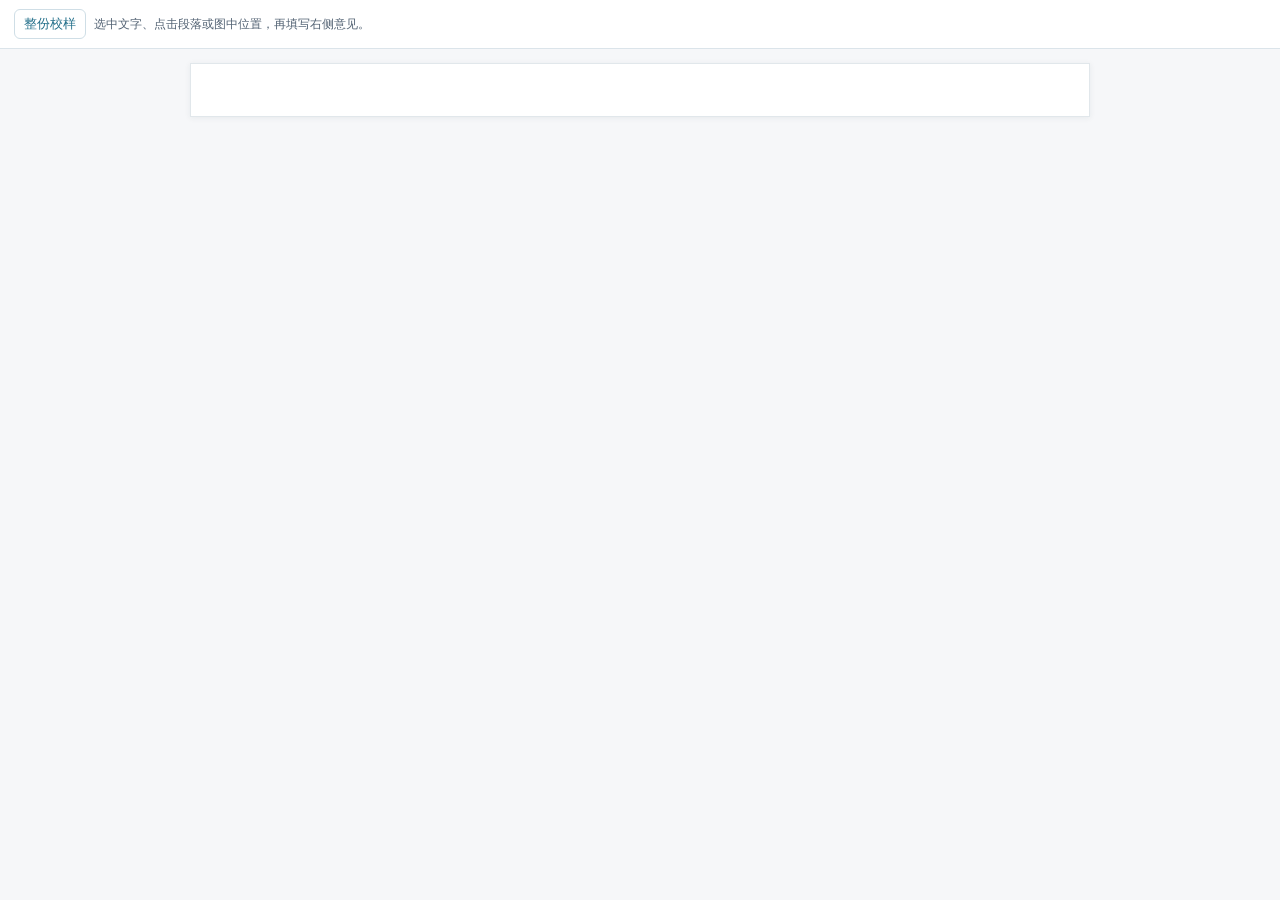
<file: src/research_data/resources/proof_review/index.html>
<!doctype html>
<html lang="zh-CN"><head><meta charset="utf-8"><meta name="viewport" content="width=device-width,initial-scale=1">
<title>ResearchData 校样定位审阅</title>
<style>
*{box-sizing:border-box}body{margin:0;color:#243342;background:#f6f7f9;font:14px system-ui,sans-serif}.tools{position:sticky;top:0;z-index:10;display:flex;align-items:center;flex-wrap:wrap;gap:8px;padding:9px 14px;background:#fff;border-bottom:1px solid #dbe4ea;color:#526273;font-size:12px}.tools button,.element-button,.location-button{border:1px solid #cfdee6;border-radius:6px;background:#fff;color:#24708b;padding:5px 9px;cursor:pointer}.tools button:hover,.element-button:hover,.location-button:hover{background:#eaf8fc}.tools #hint{flex:1;min-width:190px}.paper{max-width:900px;margin:14px auto;padding:26px 34px;background:white;box-shadow:0 1px 6px #1e3a4a12;border:1px solid #e1e7eb;font:15px/1.65 Georgia,"Times New Roman",serif}.paper h1{font-size:29px;line-height:1.3;margin:0 0 8px}.paper h2{font-size:17px;margin:20px 0 6px}.authors{color:#657483;font-size:13px}.meta,.footer{font:11px/1.5 system-ui;color:#718090;overflow-wrap:anywhere}.footer{border-top:1px solid #dbe4ea;margin-top:26px;padding-top:10px}.anchor{white-space:pre-wrap;cursor:text;outline:none}.anchor:hover,.anchor:focus-visible{background:#f4fbfe;box-shadow:0 0 0 3px #e3f5fc}.para{position:relative;margin:12px 0}.badges{display:flex;flex-wrap:wrap;gap:4px;margin:5px 0;font:12px system-ui}.location-button{padding:3px 7px}.location-button.resolved{color:#657483;background:#f2f5f6}.location-button.focused,.element-button.focused{box-shadow:0 0 0 2px #00aeec}.paper mark{background:#fff0ae;color:inherit;padding:0;cursor:pointer;border-bottom:2px solid #f2c947}.paper mark.resolved{background:#e9eef1;border-bottom-color:#a3b1bb}.paper mark.focused,.paper mark.pending{background:#cef2fc;border-bottom-color:#00aeec}.image-wrap{position:relative;line-height:0;margin:14px 0 8px;outline:none;cursor:crosshair;max-width:100%}.image-wrap:focus-visible{box-shadow:0 0 0 3px #00aeec}.image-wrap img{width:100%;height:auto;display:block;user-select:none;max-width:100%}.equation img,.illustration img{max-width:100%;height:auto}.pin{position:absolute;transform:translate(-50%,-50%);z-index:2;width:25px;height:25px;border-radius:50%;border:2px solid white;background:#00aeec;color:white;box-shadow:0 1px 5px #172b4d50;font:bold 12px system-ui;cursor:pointer}.pin.resolved{background:#8296a2}.pin.focused{outline:3px solid #ffd653}.pin.pending{background:#ee8a32;pointer-events:none}.caption{font-size:13px;color:#526273}.double #body{column-count:2;column-gap:28px}.para{break-inside:avoid}.elements{font:12px system-ui;color:#526273;margin:18px 0}.elements summary{cursor:pointer;padding:5px 0}.element-list{display:flex;gap:5px;flex-wrap:wrap;margin-top:6px}.element-button{max-width:100%;overflow-wrap:anywhere;text-align:left}.body-location{font:11px system-ui;color:#718090}.selection-message{color:#23718f;font-weight:600}@media(max-width:600px){.paper{padding:20px 18px;margin:8px}.paper h1{font-size:23px}.double #body{column-count:1}.tools{padding:8px}.para{break-inside:auto}}
</style></head><body>
<div class="tools"><button id="whole">整份校样</button><span id="hint" role="status" aria-live="polite">选中文字、点击段落或图中位置，再填写右侧意见。</span></div>
<article id="paper" class="paper" aria-label="可定位校样"></article>
<script>
'use strict';
let state=null,identity='',lastFocus='';
const paper=document.getElementById('paper'),hint=document.getElementById('hint');
const post=data=>parent.postMessage({isStreamlitMessage:true,...data},'*');
const emit=(action,data)=>post({type:'streamlit:setComponentValue',dataType:'json',value:{action,...data,revision_id:state.proof.revision_id,event_id:crypto.randomUUID()}});
const cp=text=>Array.from(text);
function node(tag,text,cls){const n=document.createElement(tag);if(text!==undefined)n.textContent=text;if(cls)n.className=cls;return n;}
function roots(){return state.threads.map(t=>({...t.root,number:t.number}));}
function focus(id){emit('focus',{comment_id:id});}
function select(anchor,locator=null){emit('select',{anchor,locator});}
function part(anchor,text,start=0,tag='p'){
  const wrap=node('div',undefined,'para'),p=node(tag,undefined,'anchor');p.dataset.anchor=anchor;p.dataset.start=String(start);p.tabIndex=0;
  const chars=cp(text),end=start+chars.length,comments=roots().filter(c=>c.anchor===anchor);
  const spans=comments.filter(c=>c.locator?.kind==='text'&&c.locator.start<end&&c.locator.end>start);
  const pending=state.selection?.anchor===anchor&&state.selection.locator?.kind==='text'?state.selection.locator:null;
  const cuts=new Set([0,chars.length]);for(const c of spans){cuts.add(Math.max(0,c.locator.start-start));cuts.add(Math.min(chars.length,c.locator.end-start));}
  if(pending&&pending.start<end&&pending.end>start){cuts.add(Math.max(0,pending.start-start));cuts.add(Math.min(chars.length,pending.end-start));}
  const offsets=[...cuts].sort((a,b)=>a-b);
  for(let i=0;i<offsets.length-1;i++){
    const a=offsets[i],b=offsets[i+1],value=chars.slice(a,b).join('');
    const matching=spans.filter(c=>c.locator.start<=start+a&&c.locator.end>=start+b);
    const chosen=matching.find(c=>c.id===state.focus)||matching[0];
    const selected=pending&&pending.start<=start+a&&pending.end>=start+b;
    if(chosen||selected){const mark=node('mark',value);if(chosen){mark.dataset.comment=chosen.id;mark.tabIndex=0;mark.setAttribute('role','button');mark.setAttribute('aria-label',`意见 ${chosen.number}：${chosen.text.slice(0,80)}`);mark.title=chosen.text;if(chosen.status==='resolved')mark.classList.add('resolved');if(chosen.id===state.focus)mark.classList.add('focused');}if(selected)mark.classList.add('pending');p.append(mark);}else p.append(document.createTextNode(value));
  }
  wrap.append(p);
  const linked=comments.filter(c=>c.locator?.kind==='text'?c.locator.start<end&&c.locator.end>start:start===0);
  if(linked.length){const badges=node('div',undefined,'badges');for(const c of linked){const b=node('button',`意见 ${String(c.number).padStart(2,'0')} · ${c.status==='resolved'?'已解决':'未处理'}`,'location-button');b.dataset.comment=c.id;if(c.status==='resolved')b.classList.add('resolved');if(c.id===state.focus)b.classList.add('focused');b.onclick=()=>focus(c.id);badges.append(b);}wrap.append(badges);}
  return wrap;
}
function paragraphs(text){const items=[],breaks=/\n\s*\n/g;let begin=0,m;while((m=breaks.exec(text))!==null){if(m.index>begin)items.push({text:text.slice(begin,m.index),start:cp(text.slice(0,begin)).length});begin=m.index+m[0].length;}if(begin<text.length)items.push({text:text.slice(begin),start:cp(text.slice(0,begin)).length});return items;}
function paint(){
  const scroll=document.scrollingElement.scrollTop,p=state.proof,d=p.document;paper.replaceChildren();paper.classList.toggle('double',d.layout==='double');
  paper.append(d.title?part('title',d.title,0,'h1'):node('h1','未命名校样'),node('p',d.authors||'','authors'),node('p',`校样 ${p.revision_id.slice(0,8)} · ${p.run_id}`,'meta'),node('h2','Abstract'),part('abstract',d.abstract||''));
  if(Array.isArray(d.equations)&&d.equations.length){paper.append(node('h2','Equations'));for(const [i,eq] of d.equations.entries()){const anchor=`equation:${i}`,f=node('figure',undefined,'equation'),img=node('img');img.src=eq.png_data_url||'';img.alt=eq.latex||'equation';f.tabIndex=0;f.setAttribute('role','button');f.setAttribute('aria-label',`Equation ${i+1}: select whole equation`);img.onclick=()=>select(anchor);f.onkeydown=e=>{if(e.target===f&&e.key==='Enter'){e.preventDefault();select(anchor);}};f.append(img);const desc=part(`equation:${i}`,eq.description||'',0,'figcaption');f.append(desc);paper.append(f);const linked=roots().filter(c=>c.anchor===anchor&&!c.locator);if(linked.length){const badges=node('div',undefined,'badges');for(const c of linked){const b=node('button',`意见 ${c.number} · Equation ${i+1}`,'location-button');b.dataset.comment=c.id;b.onclick=()=>focus(c.id);badges.append(b);}paper.append(badges);}}}
  const imgWrap=node('div',undefined,'image-wrap'),img=node('img');img.src=p.figure;img.alt='Figure 1';imgWrap.tabIndex=0;imgWrap.setAttribute('role','button');imgWrap.setAttribute('aria-label','Figure 1：点击位置添加意见，Enter 定位中心');imgWrap.append(img);
  imgWrap.onclick=e=>{if(e.target.closest('button'))return;const r=img.getBoundingClientRect();if(r.width&&r.height)select('figure',{kind:'point',x:Math.max(0,Math.min(1,(e.clientX-r.left)/r.width)),y:Math.max(0,Math.min(1,(e.clientY-r.top)/r.height))});};
  imgWrap.onkeydown=e=>{if(e.target===imgWrap&&e.key==='Enter'){e.preventDefault();select('figure',{kind:'point',x:.5,y:.5});}};
  for(const c of roots().filter(c=>c.anchor==='figure'&&c.locator?.kind==='point')){const loc=c.locator;const pin=node('button',String(c.number),'pin');pin.style.left=`${loc.x*100}%`;pin.style.top=`${loc.y*100}%`;pin.dataset.comment=c.id;pin.setAttribute('aria-label',`图中意见 ${c.number} · ${c.status==='resolved'?'已解决':'未处理'}`);pin.title=c.text;if(c.status==='resolved')pin.classList.add('resolved');if(c.id===state.focus)pin.classList.add('focused');pin.onclick=e=>{e.stopPropagation();focus(c.id);};imgWrap.append(pin);}
  if(state.selection?.anchor==='figure'&&state.selection.locator?.kind==='point'){const pin=node('span','+','pin pending');pin.style.left=`${state.selection.locator.x*100}%`;pin.style.top=`${state.selection.locator.y*100}%`;pin.setAttribute('aria-label','新的评论位置');imgWrap.append(pin);}
  paper.append(imgWrap);const wholeFigure=roots().filter(c=>c.anchor==='figure'&&!c.locator);if(wholeFigure.length){const badges=node('div',undefined,'badges');for(const c of wholeFigure){const b=node('button',`意见 ${c.number} · Figure 1 全图`,'location-button');b.dataset.comment=c.id;b.onclick=()=>focus(c.id);badges.append(b);}paper.append(badges);}paper.append(d.caption?part('caption',d.caption,0,'figcaption'):node('figcaption','Figure 1','caption'));
  if(Array.isArray(d.illustrations)&&d.illustrations.length){paper.append(node('h2','Supplementary illustrations'));for(const [i,illustration] of d.illustrations.entries()){const anchor=`illustration:${i}`,wrap=node('div',undefined,'image-wrap'),img=node('img');img.src=illustration.image_data_url||'';img.alt='supplementary illustration';wrap.tabIndex=0;wrap.setAttribute('role','button');wrap.setAttribute('aria-label',`Illustration ${i+1}: click a point to comment, Enter selects center`);wrap.append(img);wrap.onclick=e=>{if(e.target.closest('button'))return;const r=img.getBoundingClientRect();if(r.width&&r.height)select(anchor,{kind:'point',x:Math.max(0,Math.min(1,(e.clientX-r.left)/r.width)),y:Math.max(0,Math.min(1,(e.clientY-r.top)/r.height))});};wrap.onkeydown=e=>{if(e.target===wrap&&e.key==='Enter'){e.preventDefault();select(anchor,{kind:'point',x:.5,y:.5});}};for(const c of roots().filter(c=>c.anchor===anchor&&c.locator?.kind==='point')){const loc=c.locator,pin=node('button',String(c.number),'pin');pin.style.left=`${loc.x*100}%`;pin.style.top=`${loc.y*100}%`;pin.dataset.comment=c.id;pin.setAttribute('aria-label',`插图意见 ${c.number}`);pin.title=c.text;if(c.status==='resolved')pin.classList.add('resolved');if(c.id===state.focus)pin.classList.add('focused');pin.onclick=e=>{e.stopPropagation();focus(c.id);};wrap.append(pin);}if(state.selection?.anchor===anchor&&state.selection.locator?.kind==='point'){const loc=state.selection.locator,pin=node('span','+','pin pending');pin.style.left=`${loc.x*100}%`;pin.style.top=`${loc.y*100}%`;pin.setAttribute('aria-label','新的插图评论位置');wrap.append(pin);}paper.append(wrap);const cap=part(`illustration-caption:${i}`,illustration.caption||'',0,'figcaption');paper.append(cap);const linked=roots().filter(c=>c.anchor===anchor&&!c.locator);if(linked.length){const badges=node('div',undefined,'badges');for(const c of linked){const b=node('button',`意见 ${c.number} · Illustration ${i+1}`,'location-button');b.dataset.comment=c.id;b.onclick=()=>focus(c.id);badges.append(b);}paper.append(badges);}}}
  const body=node('section');body.id='body';const parts=paragraphs(d.body||'');parts.forEach((p,i)=>{const wrap=part('body',p.text,p.start);wrap.dataset.paragraph=String(i+1);wrap.setAttribute('aria-label',`正文段落 ${i+1}`);body.append(wrap);});paper.append(body);
  const elements=node('details',undefined,'elements');elements.append(node('summary','图形元素 · 按名称和稳定 ID 定位'));const list=node('div',undefined,'element-list');for(const el of p.elements){const b=node('button',`${el.name} · ${el.type}`,'element-button');b.dataset.anchor='element:'+el.id;b.title=el.id;b.onclick=()=>select('element:'+el.id);if(roots().some(c=>c.id===state.focus&&c.anchor==='element:'+el.id)){b.classList.add('focused');elements.open=true;}list.append(b);}elements.append(list);paper.append(elements,node('footer',`冻结校样 · SHA-256 ${p.payload_hash}\n定位和处理状态保存在审阅记录中，不改写 PDF / HTML 原稿。`,'footer'));
  const broad=roots().filter(c=>c.anchor==='document'||c.anchor.startsWith('element:'));if(broad.length){const badges=node('div',undefined,'badges');for(const c of broad){const b=node('button',`意见 ${c.number} · ${c.anchor==='document'?'整份校样':'图形元素'}`,'location-button');b.dataset.comment=c.id;b.onclick=()=>focus(c.id);badges.append(b);}paper.append(badges);}
  document.scrollingElement.scrollTop=scroll;
  const f=`${state.focus||''}:${state.focus_token||0}`;
  if(state.focus&&f!==lastFocus){const c=roots().find(c=>c.id===state.focus);const target=[...paper.querySelectorAll('[data-comment]')].find(n=>n.dataset.comment===state.focus)||(c?.anchor.startsWith('element:')?[...paper.querySelectorAll('.element-button')].find(n=>n.dataset.anchor===c.anchor):null);if(target)target.scrollIntoView({block:'center',behavior:'instant'});lastFocus=f;}else if(!state.focus)lastFocus=f;
  hint.textContent=state.selection?'位置已选择，请在右侧填写并提交意见。':'选中文字、点击段落或图中位置，再填写右侧意见。';
  post({type:'streamlit:setFrameHeight',height:750});
}
function chooseText(e){
  const target=e.target instanceof Element?e.target:e.target.parentElement;
  if(target.closest('button,.image-wrap,.elements'))return;
  const selected=window.getSelection();
  if(selected&&!selected.isCollapsed&&selected.rangeCount){const range=selected.getRangeAt(0),el=(range.startContainer.nodeType===1?range.startContainer:range.startContainer.parentElement).closest('.anchor');const tail=(range.endContainer.nodeType===1?range.endContainer:range.endContainer.parentElement).closest('.anchor');if(!el||el!==tail){hint.textContent='请在同一个段落内选取文字；也可直接点击段落。';return;}const before=document.createRange();before.selectNodeContents(el);before.setEnd(range.startContainer,range.startOffset);const start=Number(el.dataset.start)+cp(before.toString()).length,exact=range.toString();if(exact.trim())select(el.dataset.anchor,{kind:'text',start,end:start+cp(exact).length,exact});return;}
  const mark=target.closest('mark[data-comment]');if(mark){focus(mark.dataset.comment);return;}
  const el=target.closest('.anchor');if(el&&el.textContent.trim()){const start=Number(el.dataset.start),exact=el.textContent;select(el.dataset.anchor,{kind:'text',start,end:start+cp(exact).length,exact});}
}
paper.addEventListener('pointerup',chooseText);
paper.addEventListener('keydown',e=>{if(e.key!=='Enter')return;const mark=e.target.closest('mark[data-comment]');if(mark){e.preventDefault();focus(mark.dataset.comment);return;}if(e.target.classList.contains('anchor')){e.preventDefault();const el=e.target,start=Number(el.dataset.start),exact=el.textContent;if(exact.trim())select(el.dataset.anchor,{kind:'text',start,end:start+cp(exact).length,exact});}});
document.getElementById('whole').onclick=()=>select('document');
window.addEventListener('message',e=>{if(e.source!==parent||e.data?.type!=='streamlit:render'||!e.data.args?.proof)return;state=e.data.args;const next=state.proof.run_id+'/'+state.proof.revision_id;if(next!==identity){document.scrollingElement.scrollTop=0;identity=next;lastFocus='';}paint();});
post({type:'streamlit:componentReady',apiVersion:1});post({type:'streamlit:setFrameHeight',height:750});
</script></body></html>
</file>
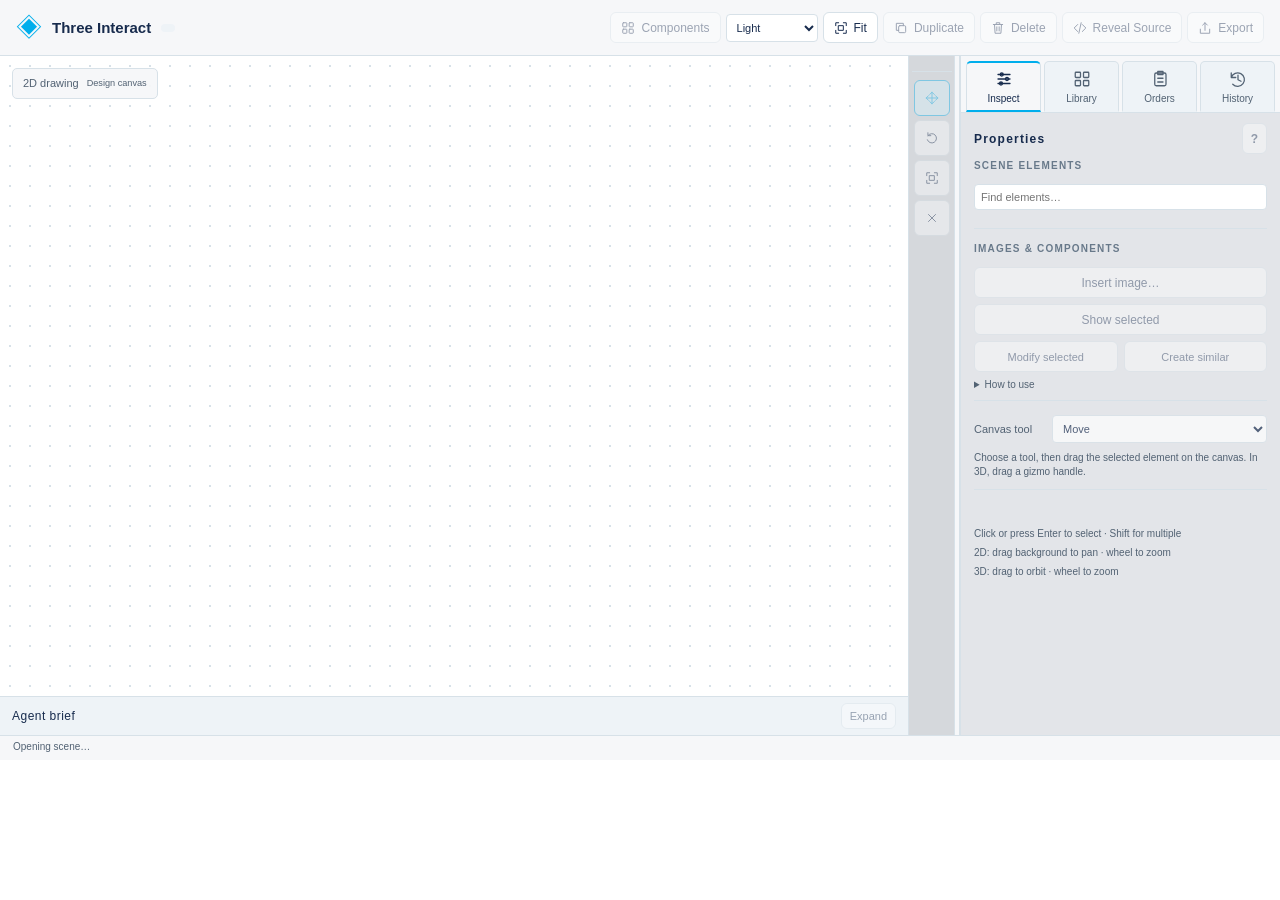
<file: src/research_data/resources/three_interact/index.html>
<!doctype html>
<html lang="zh-CN"><head><meta charset="utf-8"><meta name="viewport" content="width=device-width,initial-scale=1">
<title>ResearchData · Three Interact</title><link rel="stylesheet" href="style.css">
<style>
html,body{height:760px;min-height:0}body{display:flex;flex-direction:column;background:var(--ti-bg,#f6f7f9);color:var(--ti-fg,#172b4d)}body[data-hosted="true"] header[data-host-hidden="true"]{display:none}
body[data-theme="light"]{--ti-bg:#fff;--ti-panel:#f6f7f9;--ti-panel-alt:#eef3f7;--ti-canvas:#fff;--ti-input:#fff;--ti-button:#fff;--ti-hover:#e9f7fc;--ti-border:#d7e1e8;--ti-grid:#d7e1e8;--ti-fg:#172b4d;--ti-muted:#526273;--ti-faint:#68798a;--ti-accent:#00aeec;--ti-selection:#d7f3fb;--ti-selection-fg:#172b4d;--ti-primary-bg:#00aeec;--ti-primary-fg:#fff;color-scheme:light}
body[data-theme="black"]{--ti-accent:#6bd7ff;--ti-primary-bg:#00aeec;--ti-primary-fg:#04131a;color-scheme:dark}
.proof-menu{color:var(--ti-fg,#172b4d);display:flex;flex-wrap:wrap;align-items:center;gap:6px;padding:7px 10px;background:var(--ti-panel,#fff);border-bottom:1px solid var(--ti-border,#d7e1e8);font:13px system-ui,sans-serif;flex-shrink:0}.proof-label{font-weight:650;color:var(--ti-muted,#526273);padding:0 3px 0 1px}.proof-group{display:inline-flex;align-items:center;gap:4px;padding-left:6px;border-left:1px solid var(--ti-border,#e2e8f0)}.proof-menu button{border:1px solid var(--ti-border,#c9d6df);background:var(--ti-button,#fff);color:var(--ti-fg,#172b4d);border-radius:6px;padding:6px 9px;cursor:pointer;white-space:nowrap;width:auto;height:auto;min-width:max-content;flex:0 0 auto;line-height:1.25}.proof-menu button:disabled{cursor:wait;opacity:.55}.proof-menu[aria-busy="true"]{box-shadow:inset 0 -2px #00aeec}.proof-menu .primary{background:#00aeec;color:white;border-color:#00aeec}.proof-menu small{margin-left:auto;color:var(--ti-muted,#526273);min-width:12rem}.proof-source{position:fixed;inset:8%;z-index:500;padding:16px;background:var(--ti-panel,#fff);color:var(--ti-fg,#172b4d);box-shadow:0 12px 60px #0005;display:flex;flex-direction:column;gap:8px}.proof-source[hidden]{display:none}.proof-source textarea{flex:1;min-height:200px;font:12px monospace}.proof-source button{align-self:flex-end}
@media(max-width:650px){.proof-menu{padding:6px;gap:4px}.proof-label{width:100%}.proof-group{padding-left:4px}.proof-menu small{width:100%;min-width:0;margin:0}.proof-menu button{padding:5px 8px}}
.proof-upstream{padding-left:4px}.proof-upstream nav{display:flex;flex-wrap:wrap;gap:5px;align-items:center}
</style></head><body><script src="plotly.min.js"></script><script src="host.js"></script><script src="editor.js"></script></body></html>
</file>
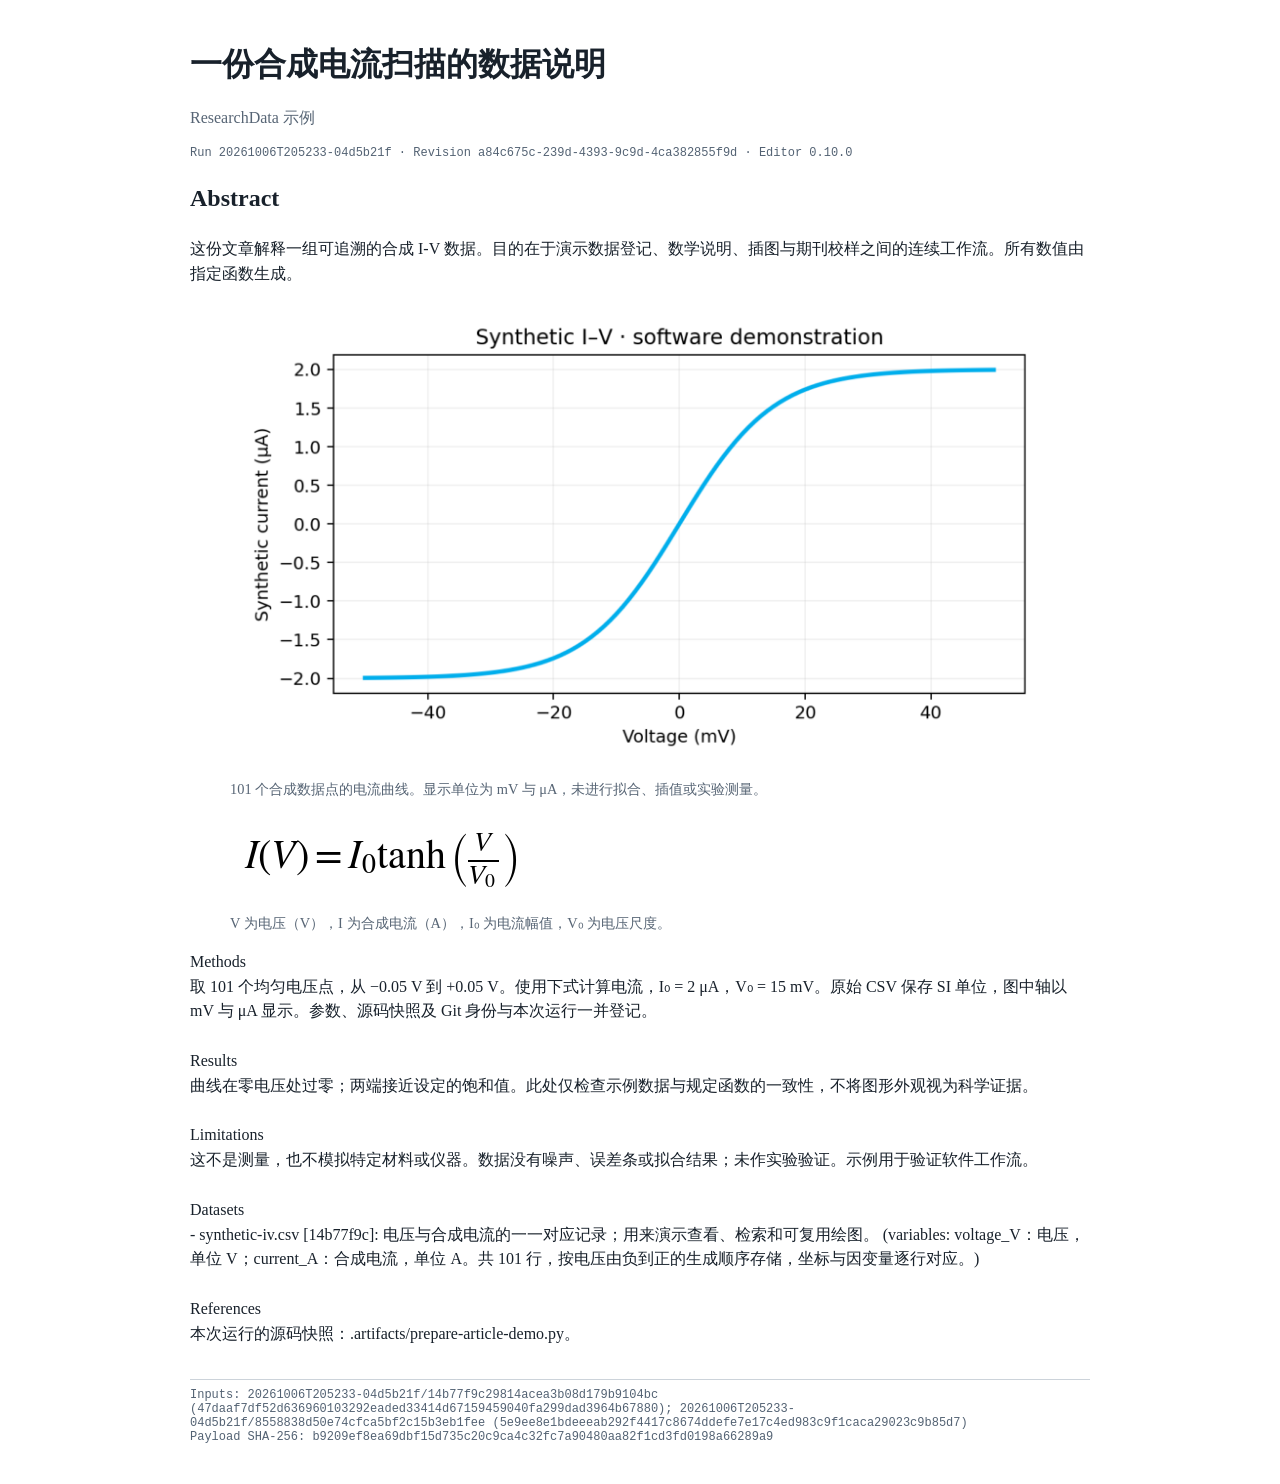
<file: docs/article-proof-example.html>
<!doctype html><meta charset='utf-8'><article class='proof single'><header><h1>一份合成电流扫描的数据说明</h1><p class='authors'>ResearchData 示例</p><p class='meta'>Run 20261006T205233-04d5b21f · Revision a84c675c-239d-4393-9c9d-4ca382855f9d · Editor 0.10.0</p></header><h2>Abstract</h2><p>这份文章解释一组可追溯的合成 I-V 数据。目的在于演示数据登记、数学说明、插图与期刊校样之间的连续工作流。所有数值由指定函数生成。</p><figure><img src='[data-uri]' alt='figure'><figcaption>101 个合成数据点的电流曲线。显示单位为 mV 与 μA，未进行拟合、插值或实验测量。</figcaption></figure><figure class='equation'><img src='[data-uri]' alt='I(V)=I_0\tanh\left(\frac{V}{V_0}\right)'><figcaption>V 为电压（V），I 为合成电流（A），I₀ 为电流幅值，V₀ 为电压尺度。</figcaption></figure><section>Methods<br>取 101 个均匀电压点，从 −0.05 V 到 +0.05 V。使用下式计算电流，I₀ = 2 μA，V₀ = 15 mV。原始 CSV 保存 SI 单位，图中轴以 mV 与 μA 显示。参数、源码快照及 Git 身份与本次运行一并登记。<br><br>Results<br>曲线在零电压处过零；两端接近设定的饱和值。此处仅检查示例数据与规定函数的一致性，不将图形外观视为科学证据。<br><br>Limitations<br>这不是测量，也不模拟特定材料或仪器。数据没有噪声、误差条或拟合结果；未作实验验证。示例用于验证软件工作流。<br><br>Datasets<br>- synthetic-iv.csv [14b77f9c]: 电压与合成电流的一一对应记录；用来演示查看、检索和可复用绘图。 (variables: voltage_V：电压，单位 V；current_A：合成电流，单位 A。共 101 行，按电压由负到正的生成顺序存储，坐标与因变量逐行对应。)<br><br>References<br>本次运行的源码快照：.artifacts/prepare-article-demo.py。</section><footer>Inputs: 20261006T205233-04d5b21f/14b77f9c29814acea3b08d179b9104bc (47daaf7df52d636960103292eaded33414d67159459040fa299dad3964b67880); 20261006T205233-04d5b21f/8558838d50e74cfca5bf2c15b3eb1fee (5e9ee8e1bdeeeab292f4417c8674ddefe7e17c4ed983c9f1caca29023c9b85d7)<br>Payload SHA-256: b9209ef8ea69dbf15d735c20c9ca4c32fc7a90480aa82f1cd3fd0198a66289a9</footer></article><style>body{font-family:Georgia,serif;margin:40px;line-height:1.55;color:#18212b}article{max-width:900px;margin:auto}h1{font-size:32px;margin-bottom:4px}.authors{color:#576575}.meta,footer{font:12px ui-monospace,monospace;color:#536273}img{max-width:100%;height:auto}figcaption{font-size:.9em;color:#576575}footer{margin-top:32px;border-top:1px solid #ccd3da;padding-top:8px}.double section{column-count:2;column-gap:32px}.double figure{break-inside:avoid}.equation img{max-width:80%}</style>
</file>
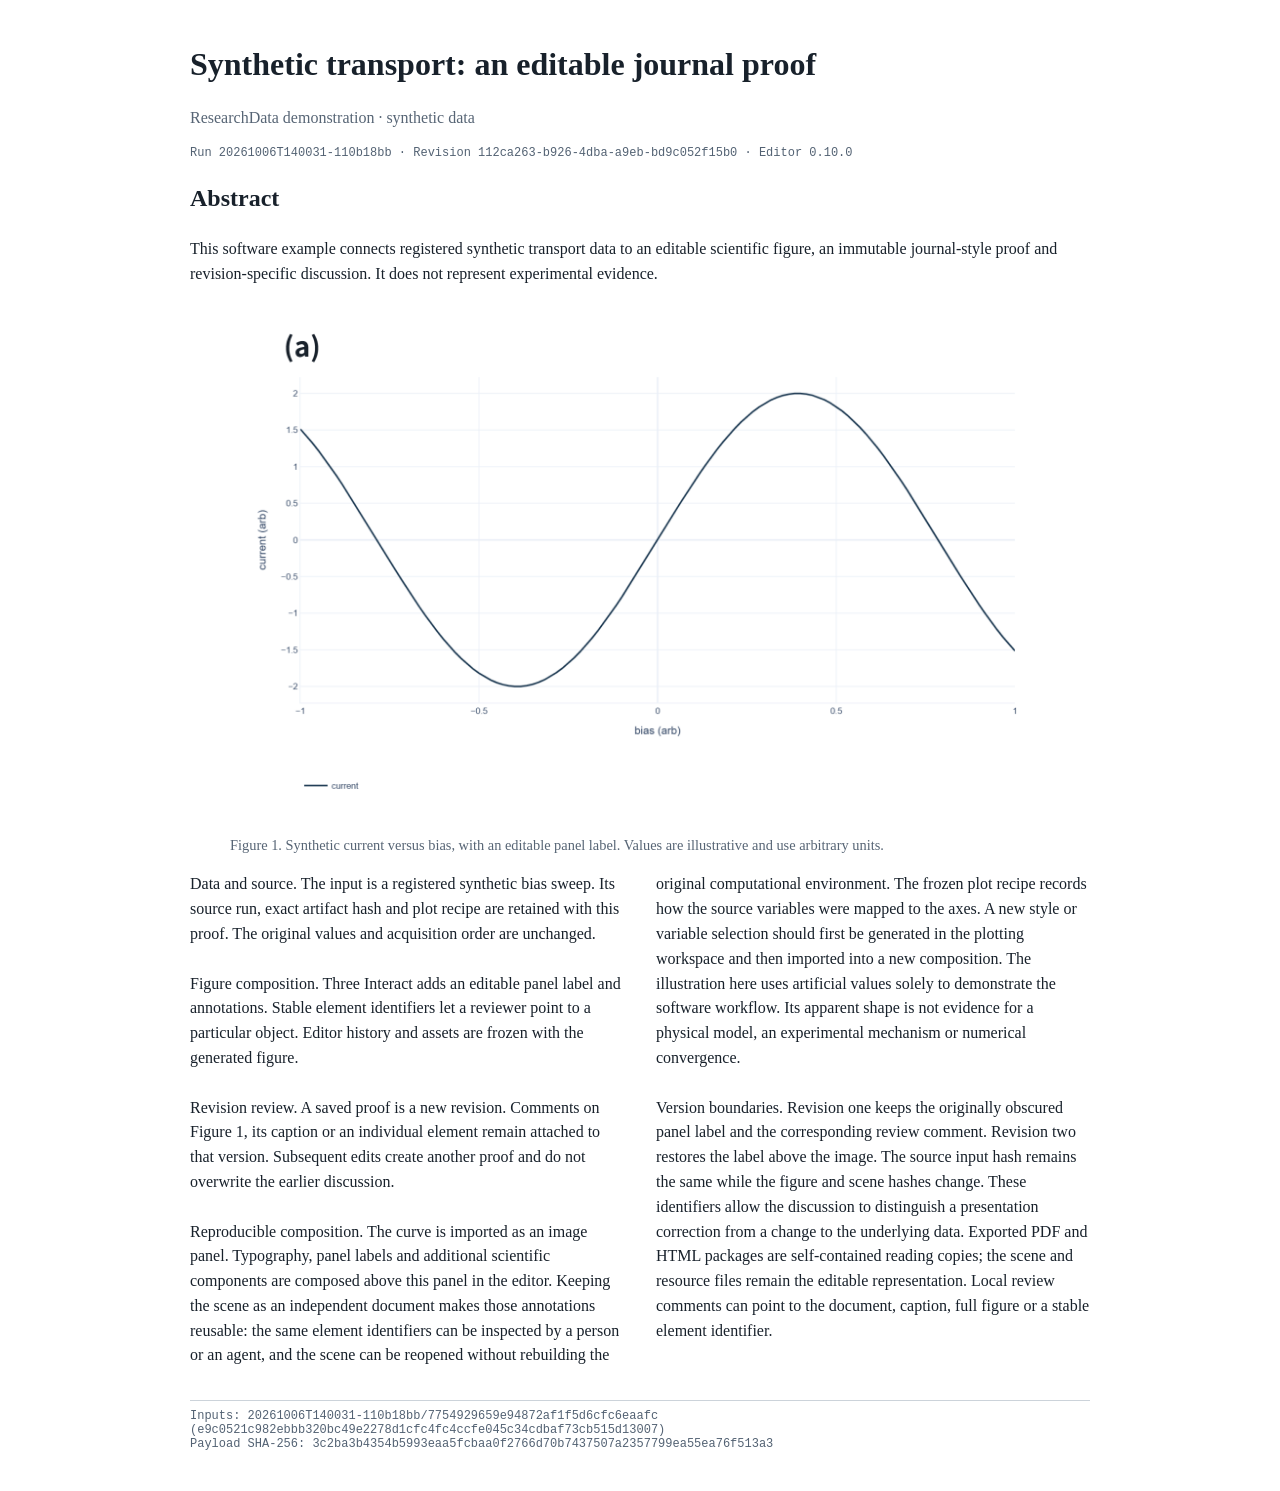
<file: docs/proof-example.html>
<!doctype html><meta charset='utf-8'><article class='proof double'><header><h1>Synthetic transport: an editable journal proof</h1><p class='authors'>ResearchData demonstration · synthetic data</p><p class='meta'>Run 20261006T140031-110b18bb · Revision 112ca263-b926-4dba-a9eb-bd9c052f15b0 · Editor 0.10.0</p></header><h2>Abstract</h2><p>This software example connects registered synthetic transport data to an editable scientific figure, an immutable journal-style proof and revision-specific discussion. It does not represent experimental evidence.</p><figure><img src='[data-uri]' alt='figure'><figcaption>Figure 1. Synthetic current versus bias, with an editable panel label. Values are illustrative and use arbitrary units.</figcaption></figure><section>Data and source. The input is a registered synthetic bias sweep. Its source run, exact artifact hash and plot recipe are retained with this proof. The original values and acquisition order are unchanged.<br><br>Figure composition. Three Interact adds an editable panel label and annotations. Stable element identifiers let a reviewer point to a particular object. Editor history and assets are frozen with the generated figure.<br><br>Revision review. A saved proof is a new revision. Comments on Figure 1, its caption or an individual element remain attached to that version. Subsequent edits create another proof and do not overwrite the earlier discussion.<br><br>Reproducible composition. The curve is imported as an image panel. Typography, panel labels and additional scientific components are composed above this panel in the editor. Keeping the scene as an independent document makes those annotations reusable: the same element identifiers can be inspected by a person or an agent, and the scene can be reopened without rebuilding the original computational environment. The frozen plot recipe records how the source variables were mapped to the axes. A new style or variable selection should first be generated in the plotting workspace and then imported into a new composition. The illustration here uses artificial values solely to demonstrate the software workflow. Its apparent shape is not evidence for a physical model, an experimental mechanism or numerical convergence.<br><br>Version boundaries. Revision one keeps the originally obscured panel label and the corresponding review comment. Revision two restores the label above the image. The source input hash remains the same while the figure and scene hashes change. These identifiers allow the discussion to distinguish a presentation correction from a change to the underlying data. Exported PDF and HTML packages are self-contained reading copies; the scene and resource files remain the editable representation. Local review comments can point to the document, caption, full figure or a stable element identifier.</section><footer>Inputs: 20261006T140031-110b18bb/7754929659e94872af1f5d6cfc6eaafc (e9c0521c982ebbb320bc49e2278d1cfc4fc4ccfe045c34cdbaf73cb515d13007)<br>Payload SHA-256: 3c2ba3b4354b5993eaa5fcbaa0f2766d70b7437507a2357799ea55ea76f513a3</footer></article><style>body{font-family:Georgia,serif;margin:40px;line-height:1.55;color:#18212b}article{max-width:900px;margin:auto}h1{font-size:32px;margin-bottom:4px}.authors{color:#576575}.meta,footer{font:12px ui-monospace,monospace;color:#536273}img{max-width:100%;height:auto}figcaption{font-size:.9em;color:#576575}footer{margin-top:32px;border-top:1px solid #ccd3da;padding-top:8px}.double section{column-count:2;column-gap:32px}.double figure{break-inside:avoid}</style>
</file>
<file: src/research_data/resources/three_interact/style.css>
:root {
  font-family: var(--vscode-font-family, Inter, Segoe UI, sans-serif);
  font-size: 12px;
}
body {
  --ti-bg: #000000;
  --ti-panel: #0d1726;
  --ti-panel-alt: #132239;
  --ti-canvas: #070d17;
  --ti-input: #0a1423;
  --ti-button: #172a43;
  --ti-hover: #203957;
  --ti-border: #29415f;
  --ti-grid: #1e3653;
  --ti-fg: #e9f2ff;
  --ti-muted: #a8bad0;
  --ti-faint: #8196af;
  --ti-accent: #68b5ff;
  --ti-selection: #174a78;
  --ti-selection-fg: var(--ti-fg);
  --ti-success: #78d5b0;
  --ti-primary-fg: #061321;
  --ti-primary-bg: var(--ti-accent);
  --ti-warning-bg: #3a2a13;
  --ti-warning-fg: #ffdfac;
  color: var(--ti-fg);
  background: var(--ti-bg);
  color-scheme: dark;
}
body[data-theme="vscode"] {
  font-size: var(--vscode-font-size, 13px);
  --ti-primary-fg: var(--vscode-button-foreground, #ffffff);
  --ti-primary-bg: var(--vscode-button-background, #007acc);
  --ti-bg: var(--vscode-editor-background, #1e1e1e);
  --ti-panel: var(--vscode-sideBar-background, #252526);
  --ti-panel-alt: var(--vscode-editorWidget-background, #2d2d30);
  --ti-canvas: var(--vscode-editor-background, #1e1e1e);
  --ti-input: var(--vscode-input-background, #3c3c3c);
  --ti-button: var(--vscode-button-secondaryBackground, #3a3d41);
  --ti-hover: var(--vscode-list-hoverBackground, #2a2d2e);
  --ti-border: var(
    --vscode-contrastBorder,
    var(--vscode-panel-border, #454545)
  );
  --ti-grid: var(--vscode-editorLineNumber-foreground, #444444);
  --ti-fg: var(--vscode-foreground, #cccccc);
  --ti-muted: var(--vscode-descriptionForeground, #9d9d9d);
  --ti-faint: var(--vscode-disabledForeground, #888888);
  --ti-accent: var(--vscode-focusBorder, #007acc);
  --ti-selection: var(--vscode-list-activeSelectionBackground, #094771);
  --ti-selection-fg: var(--vscode-list-activeSelectionForeground, #ffffff);
  --ti-success: var(
    --vscode-testing-iconPassed,
    var(--vscode-terminal-ansiGreen, #388a34)
  );
  --ti-warning-bg: var(--vscode-inputValidation-warningBackground, #352a05);
  --ti-warning-fg: var(--vscode-editorWarning-foreground, #d7ba7d);
}
body[data-theme="vscode"].vscode-light {
  color-scheme: light;
}
body[data-theme="vscode"].vscode-high-contrast-light {
  color-scheme: light;
}
body[data-theme="vscode"] .tool-rail,
body[data-theme="vscode"] .right {
  background: var(--ti-panel);
}
body[data-theme="vscode"] .tree-row.selected,
body[data-theme="vscode"] button.active {
  color: var(--ti-selection-fg);
}
body[data-theme="vscode"] .tree-row.selected :is(button, small, .indent) {
  color: inherit;
}
body[data-theme="vscode"] input,
body[data-theme="vscode"] select,
body[data-theme="vscode"] textarea {
  color: var(--vscode-input-foreground, var(--ti-fg));
  border-color: var(--vscode-input-border, var(--ti-border));
}
body[data-theme="vscode"] input::placeholder,
body[data-theme="vscode"] textarea::placeholder {
  color: var(--vscode-input-placeholderForeground, var(--ti-muted));
}
body[data-theme="vscode"] button {
  border-radius: 2px;
  color: var(--vscode-button-secondaryForeground, var(--ti-fg));
}
body[data-theme="vscode"] button.primary {
  color: var(--ti-primary-fg);
}
body[data-theme="vscode"] .primary:hover:not(:disabled) {
  background: var(--vscode-button-hoverBackground, var(--ti-primary-bg));
}
body[data-theme="vscode"].vscode-high-contrast .tree-row.selected,
body[data-theme="vscode"].vscode-high-contrast-light .tree-row.selected {
  outline: 1px solid var(--vscode-contrastActiveBorder, var(--ti-accent));
  outline-offset: -1px;
}
body[data-theme="light"] {
  --ti-primary-fg: #ffffff;
  --ti-success: #1e7049;
  --ti-bg: #ffffff;
  --ti-panel: #f5f5f5;
  --ti-panel-alt: #eeeeee;
  --ti-canvas: #ffffff;
  --ti-input: #ffffff;
  --ti-button: #f4f4f4;
  --ti-hover: #e5edf7;
  --ti-border: #c9ced5;
  --ti-grid: #e0e4e9;
  --ti-fg: #20252b;
  --ti-muted: #555f6c;
  --ti-faint: #687483;
  --ti-accent: #1766b1;
  --ti-selection: #c7ddf5;
  --ti-warning-bg: #fff0cd;
  --ti-warning-fg: #684700;
  color-scheme: light;
}
* {
  box-sizing: border-box;
}
[hidden] {
  display: none !important;
}
body {
  margin: 0;
  height: 100vh;
  display: flex;
  flex-direction: column;
  overflow: hidden;
}
header {
  height: 56px;
  flex-shrink: 0;
  display: flex;
  align-items: center;
  justify-content: space-between;
  padding: 0 16px;
  border-bottom: 1px solid var(--ti-border);
  background: var(--ti-panel);
  gap: 12px;
}
.brand {
  display: flex;
  gap: 10px;
  align-items: center;
  white-space: nowrap;
}
.brand-icon {
  font-size: 26px;
  color: var(--ti-accent);
}
.brand strong {
  font-size: 15px;
}
.badge {
  font-size: 10px;
  background: var(--ti-panel-alt);
  color: var(--ti-accent);
  border-radius: 5px;
  padding: 4px 7px;
}
nav {
  display: flex;
  gap: 5px;
  align-items: center;
}
.button-icon {
  width: 14px;
  height: 14px;
  display: inline-block;
  vertical-align: -2px;
  fill: none;
  stroke: currentColor;
  stroke-width: 1.7;
  stroke-linecap: round;
  stroke-linejoin: round;
}
.button-label {
  vertical-align: middle;
}
#theme-select {
  width: 92px;
  padding: 6px;
  font-size: 11px;
}
button {
  border: 1px solid var(--ti-border);
  border-radius: 6px;
  background: var(--ti-button);
  color: var(--ti-fg);
  padding: 7px 10px;
  min-height: 31px;
  font: inherit;
  cursor: pointer;
}
button:hover:not(:disabled) {
  background: var(--ti-hover);
  border-color: var(--ti-accent);
}
button:disabled {
  opacity: 0.4;
  cursor: default;
}
button:focus-visible,
input:focus-visible,
select:focus-visible,
textarea:focus-visible,
summary:focus-visible {
  outline: 2px solid var(--ti-accent);
  outline-offset: 2px;
}
button.active {
  background: var(--ti-selection);
  border-color: var(--ti-accent);
}
header nav button {
  display: inline-flex;
  align-items: center;
  justify-content: center;
  gap: 6px;
}
.primary:hover:not(:disabled) {
  background: var(--ti-primary-bg);
  border-color: var(--ti-primary-bg);
}
.primary {
  background: var(--ti-primary-bg);
  border-color: var(--ti-primary-bg);
  color: var(--ti-primary-fg);
  font-weight: 600;
}
main {
  display: grid;
  grid-template-columns: minmax(180px, 1fr) 46px 6px var(--dock-width, 320px);
  flex: 1;
  min-height: 0;
}
aside {
  padding: 15px 13px;
  overflow: auto;
  background: var(--ti-panel);
}
.tool-rail {
  padding: 7px 3px;
  border-left: 1px solid var(--ti-border);
  background: color-mix(in srgb, var(--ti-panel) 86%, #07182d);
  display: flex;
  flex-direction: column;
  align-items: center;
  overflow-y: auto;
  overflow-x: hidden;
}
.canvas-tools {
  display: flex;
  flex-direction: column;
  align-items: center;
  gap: 4px;
  padding: 8px 2px;
  margin-top: 8px;
  border-top: 1px solid var(--ti-border);
  flex-shrink: 0;
}
.canvas-tools button {
  width: 36px;
  height: 36px;
  min-height: 36px;
  padding: 6px;
}
.canvas-tools button[aria-pressed="true"] {
  color: var(--ti-accent);
  border-color: var(--ti-accent);
  background: var(--ti-selection);
}
.canvas-tools .delete-action:not(:disabled):hover {
  color: var(--ti-warning-fg);
}
.right {
  border-left: 1px solid var(--ti-border);
  background: color-mix(in srgb, var(--ti-panel) 92%, #09182c);
  padding-top: 0;
  min-width: 0;
}
#dock-resize {
  cursor: col-resize;
  touch-action: none;
  background: var(--ti-panel);
  border-inline: 1px solid var(--ti-border);
}
#dock-resize:hover,
#dock-resize:focus-visible {
  background: var(--ti-accent);
  outline: none;
}
.resizing-dock,
.resizing-dock * {
  cursor: col-resize !important;
  user-select: none !important;
}
.right[data-panel="components"] {
  display: flex;
  flex-direction: column;
  min-height: 0;
  overflow: hidden;
}
.right[data-panel="components"] > :not(#components-panel) {
  flex-shrink: 0;
}
#components-panel {
  flex: 1;
  min-height: 0;
  display: flex;
  flex-direction: column;
}
.right[data-panel="components"] .component-navigator {
  display: flex;
  flex-direction: column;
  flex: 1;
  min-height: 0;
  max-height: none;
  overflow: hidden;
  border: 0;
  padding: 0;
}
.right[data-panel="components"] .component-nav-header h2 {
  display: none;
}
.right[data-panel="components"] .component-cards {
  flex: 1;
  min-height: 80px;
  max-height: none;
}
.right[data-panel="components"] .component-detail {
  flex-shrink: 0;
  max-height: 48%;
  overflow-y: auto;
}
.scene-list {
  border-bottom: 1px solid var(--ti-border);
  margin-bottom: 14px;
  padding-bottom: 10px;
}
.transform-panel {
  border-bottom: 1px solid var(--ti-border);
  margin-bottom: 14px;
  padding-bottom: 10px;
}
.transform-hint {
  color: var(--ti-muted);
  font-size: 10px;
  line-height: 1.4;
  margin: 8px 0 0;
}
#tree {
  max-height: min(18vh, 140px);
  overflow-y: auto;
}
.sr-only {
  position: absolute;
  width: 1px;
  height: 1px;
  padding: 0;
  margin: -1px;
  overflow: hidden;
  clip: rect(0, 0, 0, 0);
  white-space: nowrap;
  border: 0;
}
.inspector-tabs {
  position: sticky;
  top: 0;
  z-index: 3;
  background: var(--ti-panel);
  display: grid;
  grid-template-columns: repeat(4, minmax(0, 1fr));
  gap: 3px;
  margin: 0 -13px 10px;
  padding: 5px 5px 0;
  border-bottom: 1px solid var(--ti-border);
}
#history-activity {
  width: 100%;
  text-align: left;
  margin: 0 0 10px;
  font-size: 10px;
  color: var(--ti-accent);
  overflow-wrap: anywhere;
}
.inspector-tabs button {
  position: relative;
  display: grid;
  place-items: center;
  min-height: 51px;
  padding: 7px 1px 5px;
  gap: 4px;
  border: 1px solid var(--ti-border);
  border-bottom: 2px solid transparent;
  border-radius: 5px 5px 0 0;
  background: var(--ti-panel-alt);
  color: var(--ti-muted);
}
.inspector-tabs .button-icon {
  width: 18px;
  height: 18px;
}
.dock-tab-label {
  font-size: 10px;
  line-height: 1.2;
  white-space: nowrap;
}
.inspector-tabs :is(#order-count, #history-count) {
  position: absolute;
  top: 2px;
  right: 2px;
  padding: 1px 3px;
  border-radius: 6px;
  font-size: 9px;
  line-height: 1.2;
  background: var(--ti-accent);
  color: var(--ti-primary-fg);
  max-width: 28px;
  overflow: hidden;
}
.inspector-tabs button[aria-selected="true"] {
  border-bottom-color: var(--ti-accent);
  border-top: 2px solid var(--ti-accent);
  background: var(--ti-panel);
  color: var(--ti-fg);
}
#dock-heading {
  margin: 4px 0 10px;
  font-size: 12px;
  font-weight: 600;
  color: var(--ti-fg);
}
#order-count {
  color: var(--ti-muted);
}
.order-toolbar,
.order-card-actions {
  display: flex;
  gap: 5px;
  flex-wrap: wrap;
}
.order-toolbar button,
.order-card-actions button {
  padding: 5px 7px;
  font-size: 11px;
}
.journal-caption {
  margin: 7px 0;
  color: var(--ti-faint);
  font-size: 10px;
  overflow: hidden;
  text-overflow: ellipsis;
  white-space: nowrap;
}
.journal-record {
  margin: 6px 0;
  border: 1px solid var(--ti-border);
  border-radius: 5px;
  background: color-mix(in srgb, var(--ti-panel-alt) 72%, transparent);
  overflow: hidden;
}
.journal-record > summary {
  cursor: pointer;
  list-style: none;
  padding: 8px 7px 8px 19px;
  position: relative;
  border-radius: 3px;
}
.journal-record > summary::-webkit-details-marker {
  display: none;
}
.journal-record > summary::before {
  content: "▸";
  position: absolute;
  left: 2px;
  top: 9px;
  color: var(--ti-muted);
}
.journal-record[open] > summary::before {
  content: "▾";
}
.journal-record > summary:hover {
  background: var(--ti-hover);
}
.journal-record > summary:focus-visible {
  outline: 2px solid var(--ti-accent);
  outline-offset: -2px;
}
.record-main {
  display: flex;
  align-items: baseline;
  gap: 4px;
  min-width: 0;
}
.record-title {
  flex: 1;
  min-width: 0;
  overflow: hidden;
  text-overflow: ellipsis;
  white-space: nowrap;
  font-weight: 600;
  font-size: 12px;
}
.order-status,
.record-source {
  flex: 0 0 auto;
  color: var(--ti-accent);
  font-size: 10px;
}
.order-status {
  padding: 2px 5px;
  border: 1px solid color-mix(in srgb, var(--ti-accent) 52%, var(--ti-border));
  border-radius: 99px;
  background: color-mix(in srgb, var(--ti-selection) 65%, transparent);
  text-transform: capitalize;
}
.order-status[data-status="done"],
.order-status[data-status="completed"],
.order-status[data-status="resolved"],
.journal-record[data-status="done"] .order-status,
.journal-record[data-status="completed"] .order-status,
.journal-record[data-status="resolved"] .order-status {
  color: var(--ti-success);
  border-color: color-mix(in srgb, var(--ti-success) 55%, var(--ti-border));
}
.order-status[data-status="blocked"],
.order-status[data-status="failed"],
.journal-record[data-status="blocked"] .order-status,
.journal-record[data-status="failed"] .order-status {
  color: var(--ti-warning-fg);
  border-color: color-mix(in srgb, var(--ti-warning-fg) 55%, var(--ti-border));
}
.record-sub {
  display: block;
  margin-top: 3px;
  color: var(--ti-faint);
  font-size: 10px;
  overflow: hidden;
  text-overflow: ellipsis;
  white-space: nowrap;
}
.record-detail {
  padding: 2px 4px 11px 17px;
  color: var(--ti-muted);
  font-size: 11px;
}
.record-detail p {
  margin: 6px 0;
  white-space: pre-wrap;
  overflow-wrap: anywhere;
  line-height: 1.5;
}
.record-detail small {
  display: block;
  margin-bottom: 8px;
}
.record-detail code {
  overflow-wrap: anywhere;
}
.record-detail pre {
  max-height: 280px;
  overflow: auto;
  white-space: pre-wrap;
  overflow-wrap: anywhere;
  font-size: 10px;
}
.proof-data {
  margin-top: 9px;
}
.proof-data summary {
  cursor: pointer;
  color: var(--ti-accent);
}
h2 {
  font-size: 10px;
  font-weight: 600;
  letter-spacing: 1.2px;
  color: var(--ti-muted);
  margin: 0 0 13px;
  display: flex;
  justify-content: space-between;
}
.insert-grid {
  display: flex;
  flex-direction: column;
  gap: 4px;
}
.insert-grid button {
  width: 36px;
  height: 36px;
  padding: 6px;
  display: grid;
  place-items: center;
  background: transparent;
  border-color: transparent;
  color: var(--ti-muted);
}
.insert-grid button:hover:not(:disabled),
.insert-grid button:focus-visible {
  color: var(--ti-fg);
  background: var(--ti-panel-alt);
  outline: 1px solid var(--ti-accent);
}
.insert-grid svg {
  width: 21px;
  height: 21px;
  fill: none;
  stroke: currentColor;
  stroke-width: 1.7;
  stroke-linecap: round;
  stroke-linejoin: round;
}
.tree-row {
  display: flex;
  align-items: center;
  gap: 4px;
  min-height: 33px;
  padding: 3px;
  border-radius: 4px;
  cursor: pointer;
}
.tree-row.selected {
  background: var(--ti-selection);
}
.tree-row:hover {
  outline: 1px solid var(--ti-border);
}
.tree-row:focus-visible {
  outline: 2px solid var(--ti-accent);
  outline-offset: -2px;
}
.tree-row button {
  border: 0;
  background: transparent;
  padding: 2px;
  color: var(--ti-muted);
}
.tree-row [data-collapse],
.tree-spacer {
  width: 14px;
  min-width: 14px;
  min-height: 24px;
  padding: 0;
  display: inline-flex;
  align-items: center;
  justify-content: center;
}
.brief-targets {
  margin: 0 0 8px;
  color: var(--ti-muted);
  white-space: nowrap;
  overflow: hidden;
  text-overflow: ellipsis;
}
.tree-row small {
  font-size: 9px;
  color: var(--ti-muted);
  margin-left: auto;
}
.element-name {
  overflow: hidden;
  text-overflow: ellipsis;
  white-space: nowrap;
  font-size: 11px;
}
.indent {
  font-size: 8px;
  color: var(--ti-faint);
}
.dim {
  opacity: 0.5;
}
.help {
  margin-top: auto;
  padding-top: 20px;
  color: var(--ti-muted);
  font-size: 10px;
  line-height: 1.9;
}
.stage {
  display: flex;
  flex-direction: column;
  min-width: 0;
  min-height: 0;
  position: relative;
}
#canvas {
  flex: 1;
  min-height: 160px;
  position: relative;
  overflow: hidden;
  background-color: var(--ti-canvas);
  background-image: radial-gradient(var(--ti-grid) 0.75px, transparent 0.75px);
  background-size: 20px 20px;
  touch-action: none;
}
.canvas-caption {
  display: flex;
  align-items: center;
  gap: 8px;
  z-index: 2;
  position: absolute;
  top: 12px;
  left: 12px;
  max-width: min(360px, calc(100% - 24px));
  padding: 7px 10px;
  color: var(--ti-muted);
  background: color-mix(in srgb, var(--ti-panel) 92%, transparent);
  border: 1px solid var(--ti-border);
  border-radius: 5px;
  font-size: 11px;
  line-height: 1.4;
  pointer-events: none;
}
#canvas canvas,
.drawing {
  display: block;
  width: 100%;
  height: 100%;
  touch-action: none;
}
.drawing {
  position: absolute;
  inset: 0;
}
.drawing text {
  user-select: none;
}
.drawing [data-handle] {
  cursor: crosshair;
}
#warning {
  padding: 9px 14px;
  color: var(--ti-warning-fg);
  background: var(--ti-warning-bg);
  border-top: 1px solid var(--ti-border);
  font-size: 11px;
  line-height: 1.5;
}
.handoff {
  padding: 14px 16px 15px;
  background: var(--ti-panel-alt);
  border-top: 1px solid var(--ti-border);
  flex-shrink: 0;
  max-height: 48vh;
  overflow-y: auto;
}
.handoff.collapsed {
  padding: 6px 12px;
  overflow: hidden;
}
.handoff.collapsed .brief-heading {
  margin-bottom: 0;
}
.brief-heading [data-testid="toggle-agent-brief"] {
  padding: 3px 8px;
  min-height: 26px;
  font-size: 11px;
}
#brief-content {
  min-width: 0;
}
#brief-content > #order-intent {
  width: min(220px, 100%);
  margin-bottom: 8px;
}
.brief-details,
.brief-review {
  margin-top: 8px;
  color: var(--ti-muted);
  font-size: 11px;
}
.brief-details summary,
.brief-review summary {
  cursor: pointer;
  padding: 3px 0;
}
.brief-details .optional,
#brief-length {
  margin-left: 6px;
  font-size: 10px;
  color: var(--ti-faint);
}
.brief-fields {
  display: grid;
  grid-template-columns: repeat(2, minmax(0, 1fr));
  gap: 10px;
  margin: 8px 0;
}
.brief-fields label {
  display: block;
  line-height: 1.7;
}
.brief-fields textarea {
  display: block;
  font-size: 12px;
  line-height: 1.4;
}
#brief-preview {
  margin: 8px 0;
  padding: 10px;
  white-space: pre-wrap;
  overflow-wrap: anywhere;
  max-height: 140px;
  overflow-y: auto;
  background: var(--ti-input);
  border: 1px solid var(--ti-border);
  border-radius: 4px;
  color: var(--ti-fg);
  font: inherit;
  line-height: 1.5;
}
.brief-review.over-limit #brief-length {
  color: var(--ti-warning-fg);
  font-weight: 600;
}
.brief-footer {
  position: sticky;
  bottom: 0;
  z-index: 3;
  background: var(--ti-panel-alt);
  border-top: 1px solid var(--ti-border);
  margin-top: 8px;
  padding-top: 8px;
}
.brief-footer .handoff-actions {
  margin-top: 0;
}
@media (max-width: 800px) {
  .brief-fields {
    grid-template-columns: minmax(0, 1fr);
  }
}
.brief-heading {
  display: flex;
  align-items: center;
  justify-content: space-between;
  gap: 8px;
  margin-bottom: 8px;
  flex-wrap: wrap;
}
.brief-heading h2,
.brief-heading label {
  margin: 0;
  color: var(--ti-fg);
  font-size: 12px;
  letter-spacing: 0.04em;
}
.brief-heading select {
  width: 120px;
  padding: 5px 6px;
  font-size: 10px;
}
.handoff > label {
  display: block;
  font-size: 10px;
  letter-spacing: 1px;
  color: var(--ti-muted);
  margin-bottom: 8px;
}
textarea,
input,
select {
  background: var(--ti-input);
  border: 1px solid var(--ti-border);
  border-radius: 4px;
  color: var(--ti-fg);
  font: inherit;
  padding: 7px;
  min-width: 0;
}
textarea:focus,
input:focus,
select:focus {
  outline: 1px solid var(--ti-accent);
}
textarea {
  width: 100%;
  resize: vertical;
  max-height: 140px;
  min-height: 45px;
}
.handoff-actions {
  display: flex;
  gap: 8px;
  flex-wrap: wrap;
  margin-top: 10px;
  align-items: center;
}
.handoff-actions .primary {
  min-width: 128px;
}
.handoff-actions > span {
  flex: 1;
  font-size: 10px;
  color: var(--ti-muted);
  line-height: 1.4;
}
.field {
  display: grid;
  grid-template-columns: 72px minmax(0, 1fr);
  gap: 6px;
  align-items: center;
  margin-bottom: 7px;
}
.field > span {
  font-size: 11px;
  color: var(--ti-muted);
}
.field input,
.field select {
  width: 100%;
  padding: 6px;
  font-size: 11px;
}
.selection-card {
  display: grid;
  grid-template-columns: 42px minmax(0, 1fr);
  gap: 9px;
  align-items: center;
  margin: 0 0 13px;
  padding: 8px;
  background: var(--ti-panel-alt);
  border: 1px solid var(--ti-border);
  border-radius: 6px;
}
.selection-card img,
.selection-symbol {
  width: 42px;
  height: 42px;
  display: grid;
  place-items: center;
  object-fit: contain;
  color: var(--ti-accent);
  background: var(--ti-input);
  border: 1px solid var(--ti-border);
  border-radius: 4px;
  font-size: 18px;
}
.selection-card strong,
.selection-card small {
  display: block;
  min-width: 0;
  overflow: hidden;
  text-overflow: ellipsis;
}
.selection-card strong {
  font-size: 12px;
}
.selection-card small {
  margin-top: 3px;
  color: var(--ti-muted);
  font-size: 10px;
}
.color-field {
  display: flex;
  min-width: 0;
  gap: 5px;
}
.color-field input[type="color"] {
  width: 32px;
  min-width: 32px;
  height: 29px;
  padding: 2px;
  cursor: pointer;
}
.element-kind {
  color: var(--ti-accent);
  font-size: 10px;
  letter-spacing: 1px;
  margin-bottom: 14px;
}
.element-id {
  display: block;
  word-break: break-all;
  font-size: 9px;
  line-height: 1.5;
  color: var(--ti-faint);
  margin: 8px 0 16px;
}
h3 {
  font-size: 11px;
  color: var(--ti-fg);
  margin: 18px 0 9px;
  font-weight: 500;
}
.hint,
.empty {
  color: var(--ti-muted);
  line-height: 1.7;
  font-size: 11px;
}
.hint {
  font-size: 10px;
}
footer {
  height: 25px;
  flex-shrink: 0;
  border-top: 1px solid var(--ti-border);
  background: var(--ti-panel);
  padding: 5px 13px;
  font-size: 10px;
  color: var(--ti-muted);
  display: flex;
  justify-content: space-between;
  gap: 20px;
}
.bad {
  color: var(--vscode-errorForeground, #ff9c9c) !important;
}
#status {
  overflow: hidden;
  white-space: nowrap;
  text-overflow: ellipsis;
}
@media (max-width: 950px) {
  main {
    grid-template-columns: minmax(180px, 1fr) 42px 6px var(--dock-width, 320px);
  }
  header {
    padding: 0 10px;
  }
  .brand strong {
    font-size: 12px;
  }
  nav button {
    padding: 5px;
    font-size: 10px;
  }
  #theme-select {
    width: 76px;
    padding: 5px 2px;
    font-size: 10px;
  }
  .handoff-actions > span {
    display: none;
  }
}
@media (max-width: 800px) {
  nav button {
    min-width: 31px;
    width: 31px;
    padding: 7px 5px;
  }
  nav .button-label {
    position: absolute;
    width: 1px;
    height: 1px;
    padding: 0;
    margin: -1px;
    overflow: hidden;
    clip: rect(0, 0, 0, 0);
    white-space: nowrap;
    border: 0;
  }
}
@media (max-width: 650px) {
  main {
    grid-template-columns: minmax(100px, 1fr) 40px 180px;
  }
  #dock-resize {
    display: none;
  }
  .canvas-caption small {
    display: none;
  }
  .right {
    padding: 10px;
  }
  .brand strong {
    display: none;
  }
  #theme-select {
    width: 64px;
  }
  header {
    height: 48px;
  }
  .tool-rail {
    padding: 7px 1px;
  }
  .insert-grid button {
    width: 34px;
    height: 34px;
  }
  .handoff {
    padding: 8px;
  }
  .component-navigator {
    top: 48px;
  }
}
@media (max-width: 380px) {
  .brand {
    display: none;
  }
  header {
    justify-content: center;
    padding-inline: 4px;
  }
  nav {
    gap: 3px;
  }
}

/* Component library is docked inside the right sidebar. */
.component-navigator {
  box-sizing: border-box;
  position: static;
  width: 100%;
  max-height: max(200px, calc(100vh - 360px));
  overflow-y: auto;
  padding: 8px;
  color: var(--ti-fg);
  background: var(--ti-panel);
  border: 1px solid var(--ti-border);
  border-radius: 6px;
}
.component-placement {
  cursor: crosshair;
}
.component-nav-header {
  display: flex;
  justify-content: space-between;
  gap: 8px;
  align-items: flex-start;
}
.component-nav-header h2 {
  margin: 0;
  font-size: 12px;
  letter-spacing: 0.08em;
}
.component-nav-header p {
  margin: 5px 0 11px;
  color: var(--ti-muted);
  font-size: 11px;
  line-height: 1.4;
}
.component-close {
  border: 0;
  background: transparent;
  color: var(--ti-muted);
  font-size: 20px;
  line-height: 1;
  cursor: pointer;
}
.component-controls,
.component-actions {
  display: grid;
  grid-template-columns: 1fr 1fr;
  gap: 6px;
  margin-bottom: 7px;
}
.component-actions {
  grid-template-columns: repeat(3, 1fr);
}
.component-controls {
  grid-template-columns: minmax(0, 1fr);
}
.component-controls input,
.component-controls select,
.component-detail input {
  min-width: 0;
  width: 100%;
  box-sizing: border-box;
}
.component-warning {
  padding: 7px 8px;
  margin: 7px 0;
  color: var(--ti-muted);
  background: var(--ti-panel-alt);
  border-left: 2px solid var(--ti-accent);
  font-size: 10px;
  line-height: 1.4;
}
.component-cards {
  display: flex;
  flex-direction: column;
  gap: 14px;
  max-height: 280px;
  overflow-y: auto;
}
.component-category-group {
  display: grid;
  grid-template-columns: repeat(2, minmax(0, 1fr));
  gap: 7px;
  min-width: 0;
}
.component-category-heading {
  grid-column: 1 / -1;
  display: flex;
  align-items: center;
  justify-content: space-between;
  gap: 8px;
  margin: 0;
  padding: 5px 0;
  border-bottom: 1px solid var(--ti-border);
  font-size: 11px;
  color: var(--ti-fg);
}
.component-category-heading span {
  min-width: 0;
  overflow-wrap: anywhere;
}
.component-category-heading small {
  flex-shrink: 0;
  color: var(--ti-muted);
  font-size: 10px;
  font-weight: normal;
}
.component-card {
  display: flex;
  min-width: 0;
  flex-direction: column;
  gap: 3px;
  padding: 5px;
  text-align: left;
  color: var(--ti-fg);
  background: var(--ti-panel-alt);
  border: 1px solid var(--ti-border);
  border-radius: 4px;
  cursor: pointer;
}
.component-card:hover,
.component-card:focus-visible,
.component-card[aria-pressed="true"] {
  border-color: var(--ti-accent);
  outline: none;
}
.component-thumb {
  display: block;
  height: 80px;
  overflow: hidden;
  background: var(--ti-input);
  border-radius: 2px;
}
.component-thumb svg {
  display: block;
  width: 100%;
  height: 100%;
}
.component-thumb svg [stroke] {
  vector-effect: non-scaling-stroke;
  stroke-width: 0.8px;
}
.component-card strong {
  overflow: hidden;
  font-size: 11px;
  text-overflow: ellipsis;
  white-space: nowrap;
}
.component-card small,
.component-selected small {
  color: var(--ti-muted);
  font-size: 9px;
}
.component-detail {
  display: grid;
  grid-template-columns: 60px minmax(0, 1fr);
  gap: 6px;
  align-items: end;
  margin-top: 9px;
  padding-top: 9px;
  border-top: 1px solid var(--ti-border);
}
@media (max-width: 800px) {
  .component-controls,
  .component-actions,
  .component-category-group {
    grid-template-columns: minmax(0, 1fr);
  }
  .component-detail {
    grid-template-columns: minmax(0, 1fr);
  }
  .component-detail input,
  .component-detail button {
    grid-column: 1;
  }
}
.component-selected {
  grid-column: 1 / -1;
  min-width: 0;
  overflow-wrap: anywhere;
}
.component-selected strong {
  font-size: 12px;
}
.component-selected p {
  margin: 3px 0;
  color: var(--ti-muted);
  font-size: 10px;
  line-height: 1.4;
}
.component-references {
  margin: 6px 0;
  padding-left: 15px;
  color: var(--ti-muted);
  font-size: 10px;
  line-height: 1.5;
  overflow-wrap: anywhere;
}
.component-references a { color: var(--vscode-textLink-foreground, #2878bd); }
.component-detail input {
  grid-column: 1;
}
.component-detail button {
  grid-column: 2;
}
@media (max-width: 800px) {
  .component-detail input,
  .component-detail button {
    grid-column: 1;
  }
}

.sidebar-actions {
  border-bottom: 1px solid var(--ti-border);
  padding-bottom: 10px;
  margin-bottom: 14px;
}
.sidebar-actions > h2,
.scene-list > h2,
#panel-heading {
  color: var(--ti-faint);
  font-size: 10px;
  letter-spacing: 0.12em;
}
.sidebar-actions > button {
  width: 100%;
  margin-bottom: 6px;
}
.reference-actions {
  display: grid;
  grid-template-columns: 1fr 1fr;
  gap: 6px;
}
.reference-actions button {
  padding: 6px 4px;
  font-size: 11px;
}
#order-intent {
  max-width: 100%;
  padding: 5px;
  margin-bottom: 6px;
}
#canvas:focus-visible {
  outline: 2px solid var(--ti-accent);
  outline-offset: -2px;
}

@media (prefers-reduced-motion: reduce) {
  *,
  *::before,
  *::after {
    scroll-behavior: auto !important;
    transition-duration: 0.01ms !important;
    animation-duration: 0.01ms !important;
    animation-iteration-count: 1 !important;
  }
}

.sidebar-help {
  margin-top: 7px;
  color: var(--ti-muted);
  font-size: 10px;
}
.sidebar-help summary {
  cursor: pointer;
}
.dock-header {
  display: flex;
  align-items: center;
  justify-content: space-between;
  gap: 8px;
}
.history-source {
  display: flex;
  align-items: center;
  flex-wrap: wrap;
  gap: 6px;
  padding: 7px;
  margin: 0 0 7px;
  border-left: 2px solid var(--ti-accent);
  background: var(--ti-panel-alt);
  font-size: 11px;
}
.history-source[hidden] {
  display: none;
}
.history-source-copy {
  flex: 1 1 160px;
  min-width: 0;
  overflow-wrap: anywhere;
}
.history-source-copy small {
  display: block;
  margin-top: 4px;
  color: var(--ti-muted);
}
.history-source button,
.history-card-actions button {
  font-size: 10px;
  padding: 5px 7px;
}
.order-history-source {
  color: var(--ti-accent);
}
#tips-toggle {
  width: 25px;
  height: 25px;
  padding: 0;
  margin-bottom: 6px;
  font-weight: 600;
}
body[data-tips="hidden"] :is(.hint, .transform-hint, .help, .sidebar-help, .handoff-actions > span) {
  display: none;
}
#scene-search {
  width: 100%;
  margin-bottom: 8px;
  padding: 6px;
  font-size: 11px;
}
.quick-rotation {
  display: flex;
  gap: 6px;
}
.quick-rotation button {
  flex: 1;
  padding: 5px;
  font-size: 11px;
}
.rotation-value {
  margin: 6px 0;
  color: var(--ti-muted);
  font-size: 11px;
}
.order-readiness {
  margin: 7px 0 0;
  color: var(--ti-muted);
  font-size: 11px;
  line-height: 1.4;
}
.change-summary {
  margin: 8px 0;
  padding-left: 16px;
  line-height: 1.5;
  font-size: 11px;
}
.order-evidence {
  font-size: 11px;
  line-height: 1.5;
  overflow-wrap: anywhere;
}
/* Embedded 3D models edit in a normal, untransformed viewport. */
.viewport-preview-renderer {position:fixed;left:-10000px;top:0;pointer-events:none;}
.viewport-editor {width:min(1100px,95vw);height:min(780px,90vh);padding:16px;box-sizing:border-box;background:var(--vscode-editor-background,#111827);color:var(--vscode-foreground,#e5e7eb);border:1px solid var(--vscode-panel-border,#475569);border-radius:10px;}
.viewport-editor::backdrop {background:#0009;}
.viewport-editor-heading,.viewport-editor-tools {display:flex;align-items:center;gap:8px;flex-wrap:wrap;}
.viewport-editor-heading {justify-content:space-between;margin-bottom:12px;}
.viewport-editor p {font-size:12px;opacity:.8;}
.viewport-editor[open] {display:flex;flex-direction:column;}
.viewport-editor-body {display:flex;flex:1;min-height:0;align-items:center;gap:12px;}
.viewport-editor-canvas {flex:none;min-width:0;background:#111827;}
.viewport-editor-canvas canvas {width:100%;height:100%;display:block;}
.viewport-editor-properties {flex:none;width:180px;height:100%;overflow:auto;}
.viewport-editor-properties label {display:block;font-size:12px;margin-top:10px;}
.viewport-editor-properties input,.viewport-editor-properties select {width:100%;box-sizing:border-box;}
@media(max-width:600px) {.viewport-editor-properties{width:125px}}
</file>
